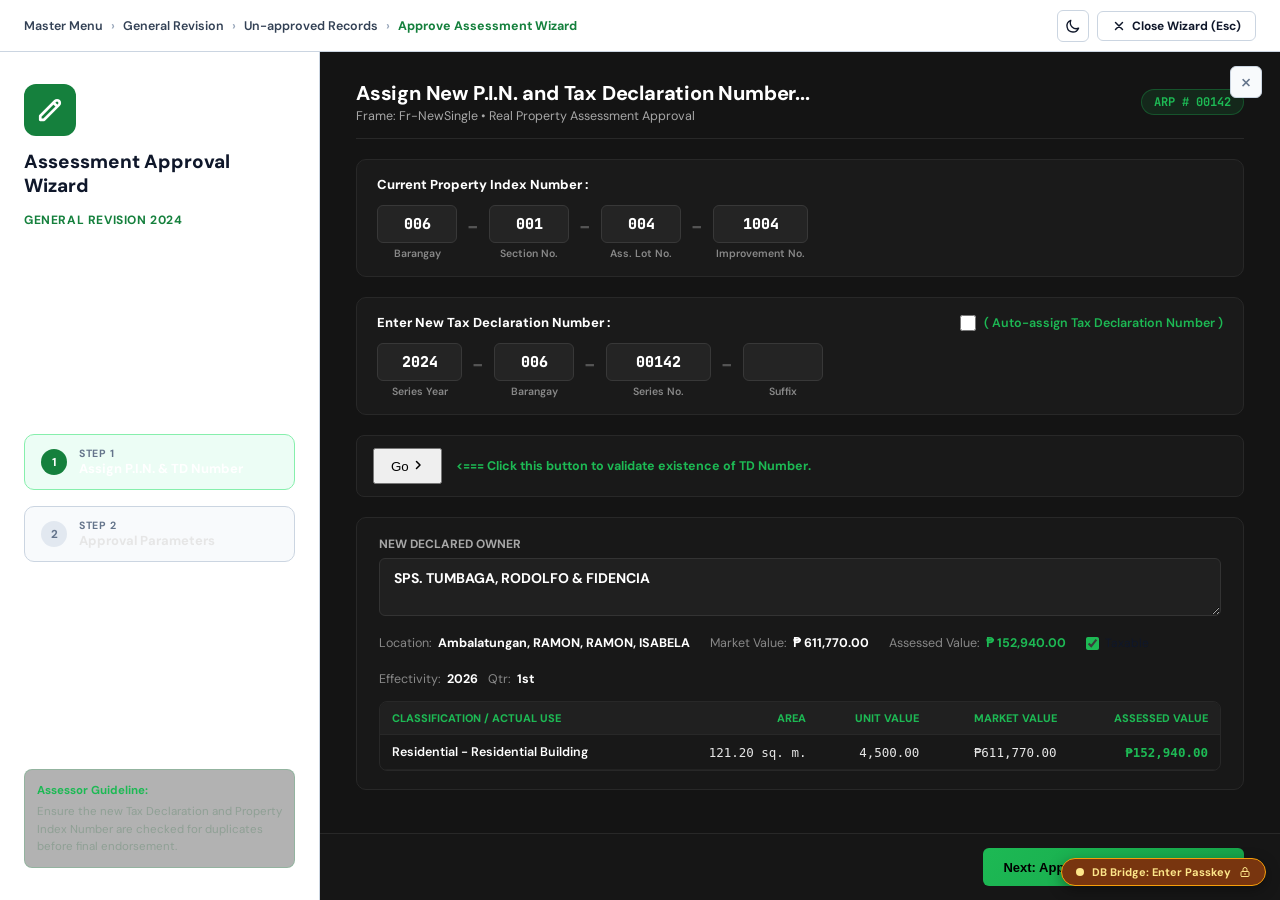
<file: approve-assessmt.html>
<!DOCTYPE html>
<html lang="en">

<head>
  <meta charset="UTF-8">
  <meta name="viewport" content="width=device-width, initial-scale=1.0">
  <title>New Tax Declaration Record Numbers (General Revision) - eRPAS Isabela</title>
  <link rel="preconnect" href="https://fonts.googleapis.com">
  <link rel="preconnect" href="https://fonts.gstatic.com" crossorigin>
  <link
    href="https://fonts.googleapis.com/css2?family=DM+Sans:ital,opsz,wght@0,9..40,400;0,9..40,500;0,9..40,700;0,9..40,800;1,9..40,400;1,9..40,700&family=JetBrains+Mono:wght@400;500;600;700;800&display=swap"
    rel="stylesheet">
  <link rel="stylesheet" href="css/design-tokens.css">
  <link rel="stylesheet" href="css/approve-assessmt.css">
  <script>
    (function () {
      const theme = localStorage.getItem('rpas_theme') || 'light';
      document.documentElement.setAttribute('data-theme', theme);
      if (theme === 'dark') document.documentElement.classList.add('dark-theme');
      else document.documentElement.classList.add('light-theme');
    })();
  </script>
</head>

<body>

  <div class="wizard-page-layout">

    <!-- 1. TOP NAVIGATION HEADER -->
    <header class="wizard-nav-header">
      <div class="wizard-nav-breadcrumbs">
        <a href="index.html">Master Menu</a>
        <span class="sep">&rsaquo;</span>
        <a href="unapprove-revised.html">General Revision</a>
        <span class="sep">&rsaquo;</span>
        <a href="unapprove-revised.html">Un-approved Records</a>
        <span class="sep">&rsaquo;</span>
        <span class="active-crumb">Approve Assessment Wizard</span>
      </div>

      <div style="display: flex; align-items: center; gap: 8px;">
        <button id="theme-toggle-btn" class="theme-toggle-btn" onclick="window.toggleTheme()" title="Toggle Light / Dark Mode">
          <!-- Icon injected by theme.js -->
        </button>
        <a href="unapprove-revised.html" class="btn-close-wizard" title="Return to Un-approved Queue (Esc)">
          <svg width="14" height="14" fill="none" stroke="currentColor" viewBox="0 0 24 24" stroke-width="2.5">
            <path stroke-linecap="round" stroke-linejoin="round" d="M6 18L18 6M6 6l12 12" />
          </svg>
          <span>Close Wizard (Esc)</span>
        </a>
      </div>
    </header>

    <!-- 2. SPLIT WORKSPACE BODY -->
    <div class="wizard-workspace-body">

      <!-- Top Right Close Button -->
      <a href="unapprove-revised.html" class="wizard-modal-close-btn" title="Close (Esc)">&times;</a>

      <!-- Left Hero Sidebar -->
      <aside class="wizard-sidebar">
        <div class="wizard-sidebar-brand">
          <div class="wizard-icon-box">
            <svg width="26" height="26" fill="none" stroke="currentColor" viewBox="0 0 24 24" stroke-width="2.5">
              <path stroke-linecap="round" stroke-linejoin="round"
                d="M15.232 5.232l3.536 3.536m-2.036-5.036a2.5 2.5 0 113.536 3.536L6.5 21.036H3v-3.572L16.732 3.732z" />
            </svg>
          </div>
          <div class="wizard-sidebar-title">Assessment Approval Wizard</div>
          <div class="wizard-sidebar-sub" id="wiz-brand-sub">General Revision 2024</div>
        </div>

        <div class="wizard-steps-list">
          <div class="wizard-step-card active" id="step-card-1" onclick="window.goStep1()">
            <div class="wizard-step-badge">1</div>
            <div class="wizard-step-card-text">
              <span class="wizard-step-label">Step 1</span>
              <span class="wizard-step-heading">Assign P.I.N. &amp; TD Number</span>
            </div>
          </div>

          <div class="wizard-step-card" id="step-card-2" onclick="window.goStep2()">
            <div class="wizard-step-badge">2</div>
            <div class="wizard-step-card-text">
              <span class="wizard-step-label">Step 2</span>
              <span class="wizard-step-heading">Approval Parameters</span>
            </div>
          </div>
        </div>

        <div class="wizard-sidebar-tips">
          <strong style="color: #1DB954; display: block; margin-bottom: 4px;">Assessor Guideline:</strong>
          Ensure the new Tax Declaration and Property Index Number are checked for duplicates before final endorsement.
        </div>
      </aside>

      <!-- Right Content Workspace -->
      <main class="wizard-main-panel">

        <!-- STEP 1: Assign New P.I.N. and Tax Declaration Number (Fr-NewSingle) -->
        <div class="wizard-scrollable-content" id="step-1-content">
          <div class="wizard-section-header">
            <div>
              <div class="wizard-section-title">Assign New P.I.N. and Tax Declaration Number...</div>
              <div style="font-size: 12.5px; color: #A7A7A7; margin-top: 2px;">Frame: Fr-NewSingle &bull; Real Property
                Assessment Approval</div>
            </div>
            <span class="wizard-section-badge" id="wiz-arp-badge">ARP # 00142</span>
          </div>

          <!-- Current Property Index Number -->
          <div class="wizard-box-card">
            <div class="wizard-box-title">
              <span>Current Property Index Number :</span>
            </div>
            <div class="wizard-seg-row">
              <div class="wizard-seg-item">
                <input type="text" id="wiz-pin-bgy" value="006" style="width: 80px;" readonly>
                <span class="sub">Barangay</span>
              </div>
              <span class="wizard-seg-dash">-</span>
              <div class="wizard-seg-item">
                <input type="text" id="wiz-pin-sec" value="001" style="width: 80px;">
                <span class="sub">Section No.</span>
              </div>
              <span class="wizard-seg-dash">-</span>
              <div class="wizard-seg-item">
                <input type="text" id="wiz-pin-lot" value="004" style="width: 80px;">
                <span class="sub">Ass. Lot No.</span>
              </div>
              <span class="wizard-seg-dash">-</span>
              <div class="wizard-seg-item">
                <input type="text" id="wiz-pin-imp" value="1004" style="width: 95px;">
                <span class="sub">Improvement No.</span>
              </div>
            </div>
          </div>

          <!-- Enter New Tax Declaration Number -->
          <div class="wizard-box-card">
            <div class="wizard-box-title">
              <span>Enter New Tax Declaration Number :</span>
              <label
                style="display: flex; align-items: center; gap: 8px; font-size: 12.5px; font-weight: 600; color: #1DB954; cursor: pointer;">
                <input type="checkbox" id="wiz-auto-td-check" onchange="window.toggleAutoTd()"
                  style="accent-color: #1DB954; width: 16px; height: 16px;">
                <span>( Auto-assign Tax Declaration Number )</span>
              </label>
            </div>
            <div class="wizard-seg-row">
              <div class="wizard-seg-item">
                <input type="text" id="wiz-td-year" value="2024" style="width: 85px;" readonly>
                <span class="sub">Series Year</span>
              </div>
              <span class="wizard-seg-dash">-</span>
              <div class="wizard-seg-item">
                <input type="text" id="wiz-td-bgy" value="006" style="width: 80px;" readonly>
                <span class="sub">Barangay</span>
              </div>
              <span class="wizard-seg-dash">-</span>
              <div class="wizard-seg-item">
                <input type="text" id="wiz-td-series" value="00142" style="width: 105px;">
                <span class="sub">Series No.</span>
              </div>
              <span class="wizard-seg-dash">-</span>
              <div class="wizard-seg-item">
                <input type="text" id="wiz-td-sfx" placeholder="" style="width: 80px;">
                <span class="sub">Suffix</span>
              </div>
            </div>
          </div>

          <!-- Duplicate Validation Bar -->
          <div class="wizard-val-bar">
            <button class="unapp-btn-go" onclick="window.validateTdNumber()" style="height: 36px; padding: 0 16px;"
              title="Validate Duplicate (Alt-G)">
              <span>Go</span>
              <svg width="12" height="12" fill="none" stroke="currentColor" viewBox="0 0 24 24" stroke-width="3">
                <path stroke-linecap="round" stroke-linejoin="round" d="M9 5l7 7-7 7" />
              </svg>
            </button>
            <div class="wizard-val-alert" id="wiz-val-alert">
              &lt;=== Click this button to validate existence of TD Number.
            </div>
            <button class="btn-wizard-sec" id="wiz-btn-view-td" style="display: none;"
              onclick="alert('Viewing existing tax declaration record...')">
              <span>View Existing Tax Declaration</span>
            </button>
          </div>

          <!-- Declared Owner & Appraisal Specs -->
          <div class="wizard-owner-card">
            <div>
              <label
                style="font-size: 12px; font-weight: 700; color: #A7A7A7; text-transform: uppercase; display: block; margin-bottom: 6px;">New
                Declared Owner</label>
              <textarea class="wizard-owner-textarea" id="wiz-owner-input"
                rows="2">SPS. TUMBAGA, RODOLFO &amp; FIDENCIA</textarea>
            </div>

            <div class="wizard-metrics-strip">
              <div class="wizard-metric-item">
                <span style="color: #888;">Location:</span>
                <strong id="wiz-loc-text">GEN. AGUINALDO, RAMON, ISABELA</strong>
              </div>
              <div class="wizard-metric-item">
                <span style="color: #888;">Market Value:</span>
                <strong style="color: #FFFFFF;" id="wiz-mv-text">₱ 611,770.00</strong>
              </div>
              <div class="wizard-metric-item">
                <span style="color: #888;">Assessed Value:</span>
                <strong style="color: #1DB954;" id="wiz-av-text">₱ 152,940.00</strong>
              </div>
              <div class="wizard-metric-item">
                <label style="display: flex; align-items: center; gap: 6px; font-size: 12px; cursor: pointer;">
                  <input type="checkbox" id="wiz-taxable-check" checked style="accent-color: #1DB954;">
                  <span>Taxable</span>
                </label>
              </div>
              <div class="wizard-metric-item">
                <span style="color: #888;">Effectivity:</span>
                <strong id="wiz-eff-year-text">2026</strong>
                <span style="color: #888; margin-left: 4px;">Qtr:</span>
                <strong>1st</strong>
              </div>
            </div>

            <!-- Appraisal Table -->
            <div class="wizard-table-container">
              <table class="wizard-data-table">
                <thead>
                  <tr>
                    <th>Classification / Actual Use</th>
                    <th style="text-align: right;">Area</th>
                    <th style="text-align: right;">Unit Value</th>
                    <th style="text-align: right;">Market Value</th>
                    <th style="text-align: right;">Assessed Value</th>
                  </tr>
                </thead>
                <tbody id="wiz-detail-tbody">
                  <tr>
                    <td style="color: #FFFFFF; font-weight: 600;">Residential - Residential Building</td>
                    <td style="text-align: right; font-family: monospace;">121.20 sq. m.</td>
                    <td style="text-align: right; font-family: monospace;">4,500.00</td>
                    <td style="text-align: right; font-family: monospace;">₱611,770.00</td>
                    <td style="text-align: right; font-family: monospace; font-weight: 700; color: #1DB954;">₱152,940.00
                    </td>
                  </tr>
                </tbody>
              </table>
            </div>
          </div>
        </div>

        <!-- STEP 2: New Tax Declaration Approval Parameters (Fr-Approval) -->
        <div class="wizard-scrollable-content" id="step-2-content" style="display: none;">
          <div class="wizard-section-header">
            <div>
              <div class="wizard-section-title">New Tax Declaration Approval Parameters</div>
              <div style="font-size: 12.5px; color: #A7A7A7; margin-top: 2px;">Frame: Fr-Approval &bull; Final Roll
                Commit &amp; Official Signatures</div>
            </div>
            <span class="wizard-section-badge">Step 2 of 2</span>
          </div>

          <!-- Cancelled Records Summary -->
          <div class="wizard-owner-card" style="padding: 14px 18px;">
            <div style="font-size: 12.5px; font-weight: 700; color: #1DB954; margin-bottom: 8px;">Cancelled Property
              Assessment Record(s) for Superseding:</div>
            <div class="wizard-table-container">
              <table class="wizard-data-table">
                <thead>
                  <tr>
                    <th>Cancelled by TD No.</th>
                    <th>Cancelled TD No.</th>
                    <th>Previous Owner</th>
                    <th style="text-align: right;">Previous Assessed Value</th>
                    <th>Effective Year</th>
                  </tr>
                </thead>
                <tbody id="wiz-cancel-tbody">
                  <tr>
                    <td style="font-family: monospace; color: #1DB954; font-weight: 700;" id="wiz-c-by-td">
                      2024-006-00142</td>
                    <td style="font-family: monospace; color: #A7A7A7;" id="wiz-c-td">2020-006-00120</td>
                    <td style="color: #FFFFFF;" id="wiz-c-owner">SPS. TUMBAGA, RODOLFO &amp; FIDENCIA</td>
                    <td style="text-align: right; font-family: monospace; color: #1DB954; font-weight: 700;"
                      id="wiz-c-av">₱126,000.00</td>
                    <td id="wiz-c-eff">2026, 1st Quarter</td>
                  </tr>
                </tbody>
              </table>
            </div>
          </div>

          <!-- Posting Date & Effectivity -->
          <div
            style="display: grid; grid-template-columns: 1fr 130px 140px 160px; gap: 14px; align-items: flex-end; background: #1a1a1a; padding: 14px 18px; border-radius: 8px; border: 1px solid #282828;">
            <div>
              <label
                style="font-size: 11.5px; font-weight: 700; color: #888; text-transform: uppercase; display: block; margin-bottom: 6px;">Posting
                Date:</label>
              <input type="date" id="wiz-post-date"
                style="width: 100%; height: 38px; background: #242424; border: 1px solid #383838; border-radius: 6px; color: #FFFFFF; padding: 0 10px; font-size: 13px;"
                value="2026-06-15">
            </div>
            <div>
              <label
                style="font-size: 11.5px; font-weight: 700; color: #888; text-transform: uppercase; display: block; margin-bottom: 6px;">Taxable:</label>
              <label
                style="display: flex; align-items: center; gap: 8px; height: 38px; font-size: 12.5px; font-weight: 600; color: #FFFFFF; cursor: pointer;">
                <input type="checkbox" id="wiz-param-taxable" checked
                  style="accent-color: #1DB954; width: 16px; height: 16px;">
                <span>Taxable</span>
              </label>
            </div>
            <div>
              <label
                style="font-size: 11.5px; font-weight: 700; color: #888; text-transform: uppercase; display: block; margin-bottom: 6px;">Effectivity
                Year:</label>
              <input type="number" id="wiz-param-eyear"
                style="width: 100%; height: 38px; background: #242424; border: 1px solid #383838; border-radius: 6px; color: #FFFFFF; padding: 0 10px; font-size: 13px;"
                value="2026">
            </div>
            <div>
              <label
                style="font-size: 11.5px; font-weight: 700; color: #888; text-transform: uppercase; display: block; margin-bottom: 6px;">Quarter:</label>
              <select id="wiz-param-qtr"
                style="width: 100%; height: 38px; background: #242424; border: 1px solid #383838; border-radius: 6px; color: #FFFFFF; padding: 0 10px; font-size: 13px;">
                <option value="11" selected>1st Quarter</option>
                <option value="22">2nd Quarter</option>
                <option value="33">3rd Quarter</option>
                <option value="44">4th Quarter</option>
              </select>
            </div>
          </div>

          <!-- 4-Tier Signatures -->
          <div class="wizard-owner-card">
            <div style="font-size: 12px; font-weight: 700; color: #A7A7A7;">Official Assessment Signatures:</div>
            <div class="wizard-sign-matrix">
              <div class="wizard-sign-row">
                <span class="wizard-sign-role">Appraised by:</span>
                <input type="text" id="wiz-sign-name-1" class="wizard-sign-field" value="ROLANDO C. BAUTISTA">
                <input type="text" id="wiz-sign-pos-1" class="wizard-sign-field" value="LAOO I / Property Appraiser">
                <input type="date" id="wiz-sign-date-1" class="wizard-sign-field" value="2026-06-15">
              </div>
              <div class="wizard-sign-row">
                <span class="wizard-sign-role">Assessed by:</span>
                <input type="text" id="wiz-sign-name-2" class="wizard-sign-field" value="MARLON S. VALDEZ">
                <input type="text" id="wiz-sign-pos-2" class="wizard-sign-field" value="LAOO II / Assessment Examiner">
                <input type="date" id="wiz-sign-date-2" class="wizard-sign-field" value="2026-06-15">
              </div>
              <div class="wizard-sign-row">
                <span class="wizard-sign-role">Recommended by:</span>
                <input type="text" id="wiz-sign-name-3" class="wizard-sign-field" value="EDITHA Q. MEDRANO">
                <input type="text" id="wiz-sign-pos-3" class="wizard-sign-field" value="Municipal Assessor">
                <input type="date" id="wiz-sign-date-3" class="wizard-sign-field" value="2026-06-15">
              </div>
              <div class="wizard-sign-row">
                <span class="wizard-sign-role" style="color: #1DB954;">Approved by:</span>
                <input type="text" id="wiz-sign-name-4" class="wizard-sign-field" value="GUILLERMO B. BARRETTO"
                  style="border-color: rgba(29,185,84,0.4); color: #1DB954;">
                <input type="text" id="wiz-sign-pos-4" class="wizard-sign-field" value="Provincial Assessor">
                <input type="date" id="wiz-sign-date-4" class="wizard-sign-field" value="2026-06-15">
              </div>
            </div>
          </div>

          <!-- Memoranda & Cancellation -->
          <div style="display: grid; grid-template-columns: 1fr 1fr; gap: 14px;">
            <div>
              <label
                style="font-size: 11.5px; font-weight: 700; color: #888; text-transform: uppercase; display: block; margin-bottom: 6px;">Memoranda:</label>
              <textarea id="wiz-memo-input" class="wizard-owner-textarea"
                rows="2">General Revision 2024 assessment updated pursuant to Provincial Ordinance No. 2024-001.</textarea>
            </div>
            <div>
              <label
                style="font-size: 11.5px; font-weight: 700; color: #888; text-transform: uppercase; display: block; margin-bottom: 6px;">Cancellation
                Remarks:</label>
              <textarea id="wiz-cancel-rem-input" class="wizard-owner-textarea"
                rows="2">Cancelled by General Revision 2024 revaluation schedule.</textarea>
            </div>
          </div>
        </div>

        <!-- Bottom Action Toolbars -->
        <footer class="wizard-bottom-actions" id="footer-step-1">
          <button class="btn-wizard-pri" id="wiz-btn-next" onclick="window.goStep2()">
            <span>Next: Approval Parameters &raquo; (Alt-N)</span>
          </button>
        </footer>

        <footer class="wizard-bottom-actions" id="footer-step-2" style="display: none;">
          <button class="btn-wizard-sec" onclick="window.goStep1()">
            <span>&laquo; Back to Step 1 (Alt-B)</span>
          </button>
          <button class="btn-wizard-pri" onclick="window.finalizeApproval()">
            <svg width="14" height="14" fill="none" stroke="currentColor" viewBox="0 0 24 24" stroke-width="2.5">
              <path stroke-linecap="round" stroke-linejoin="round" d="M5 13l4 4L19 7" />
            </svg>
            <span>Finish &amp; Commit Approval (Alt-F)</span>
          </button>
        </footer>

      </main>

    </div>

  </div>

  <script src="js/api-config.js"></script>
  <script src="js/theme.js"></script>
  <script src="js/approve-assessmt.js"></script>
  <script>
    // Sync footer buttons with active step
    const origGoStep1 = window.goStep1;
    const origGoStep2 = window.goStep2;
    window.goStep1 = function () {
      origGoStep1();
      document.getElementById('footer-step-1').style.display = 'flex';
      document.getElementById('footer-step-2').style.display = 'none';
    };
    window.goStep2 = function () {
      origGoStep2();
      document.getElementById('footer-step-1').style.display = 'none';
      document.getElementById('footer-step-2').style.display = 'flex';
    };
  </script>
</body>

</html>
</file>
<file: css/design-tokens.css>
/* ==========================================================================
   eRPAS DUAL-THEME DESIGN SYSTEM - DESIGN TOKENS
   Default: Clean Municipal Light Mode | Toggleable: Green Deck Dark Mode
   ========================================================================== */

@import url('https://fonts.googleapis.com/css2?family=DM+Sans:ital,opsz,wght@0,9..40,400;0,9..40,500;0,9..40,600;0,9..40,700;0,9..40,800;1,9..40,400;1,9..40,700&family=JetBrains+Mono:wght@400;500;600;700;800&display=swap');

*,
*::before,
*::after {
  box-sizing: border-box;
  margin: 0;
  padding: 0;
}

/* ==========================================================================
   1. DEFAULT LIGHT THEME (Clean High-Contrast Municipal Aesthetic)
   ========================================================================== */
:root {
  /* Surface & Canvas Hierarchy */
  --color-bg: #F1F5F9;
  --color-surface-1: #FFFFFF;
  --color-surface-2: #F8FAFC;
  --color-surface-3: #E2E8F0;
  --color-surface-4: #CBD5E1;
  --color-surface-hover: #F1F5F9;

  /* Brand Accents */
  --color-primary: #15803D;
  --color-primary-hover: #16A34A;
  --color-primary-bg: rgba(21, 128, 61, 0.12);
  --color-primary-border: #16A34A;

  --color-secondary: #64748B;
  --color-neutral: #475569;

  /* High-Contrast Typography */
  --text-primary: #0F172A;
  --text-secondary: #334155;
  --text-muted: #64748B;
  --text-dim: #94A3B8;
  --text-on-primary: #FFFFFF;

  /* Borders & Dividers */
  --color-border: #CBD5E1;
  --color-border-subtle: #E2E8F0;
  --color-border-focus: #15803D;

  /* Table & Cadastral Grid */
  --table-header-bg: #E2E8F0;
  --table-header-text: #1E293B;
  --table-header-border: #CBD5E1;
  --table-row-border: #E2E8F0;
  --table-row-hover: #F8FAFC;
  --table-row-text: #0F172A;
  --row-selected: rgba(22, 163, 74, 0.14);
  --row-selected-border: #15803D;
  --row-selected-text: #0F172A;
  --cell-assessed-color: #15803D;

  /* Form & Filter Controls */
  --input-bg: #FFFFFF;
  --input-border: #CBD5E1;
  --input-text: #0F172A;
  --input-placeholder: #94A3B8;
  --input-focus-border: #15803D;
  --input-focus-ring: rgba(21, 128, 61, 0.2);

  /* Toolbar & Actions */
  --toolbar-bg: linear-gradient(180deg, #F8FAFC 0%, #E2E8F0 100%);
  --toolbar-border: #CBD5E1;
  --toolbar-btn-bg: #FFFFFF;
  --toolbar-btn-border: #CBD5E1;
  --toolbar-btn-text: #0F172A;
  --toolbar-btn-hover-bg: #F1F5F9;
  --toolbar-btn-hover-text: #15803D;

  /* Status Badges */
  --stat-bg: #ECFDF5;
  --stat-border: #86EFAC;
  --stat-text: #047857;
  --stat-num: #15803D;

  --badge-approved: #15803D;
  --badge-pending: #D97706;
  --badge-cancelled: #DC2626;
  --badge-validated: #0284C7;

  /* Side Navigation */
  --nav-bg: #15803D;
  --nav-btn-hover: rgba(255, 255, 255, 0.2);
  --nav-btn-active: #FFFFFF;
  --nav-btn-active-icon: #15803D;
  --nav-btn-icon: #FFFFFF;
  --nav-divider: rgba(255, 255, 255, 0.25);

  /* Status Ribbon */
  --remarks-bg: #E2E8F0;
  --remarks-border: #CBD5E1;
  --remarks-text: #334155;
  --remarks-accent: #15803D;

  /* Dialogs & Modals */
  --modal-backdrop: rgba(15, 23, 42, 0.6);
  --modal-bg: #FFFFFF;
  --modal-header-bg: #F8FAFC;
  --modal-header-border: #E2E8F0;
  --modal-header-text: #0F172A;
  --modal-footer-bg: #F8FAFC;
  --modal-footer-border: #E2E8F0;

  /* Semantic Status Colors */
  --color-success: #15803D;
  --color-warning: #D97706;
  --color-error: #DC2626;
  --color-info: #0284C7;

  /* Typography Scales */
  --font-display: 'DM Sans', -apple-system, BlinkMacSystemFont, 'Segoe UI', Roboto, sans-serif;
  --font-body: 'DM Sans', -apple-system, BlinkMacSystemFont, 'Segoe UI', Roboto, sans-serif;
  --font-code: 'JetBrains Mono', monospace;

  --shadow-sm: 0 1px 2px 0 rgba(0, 0, 0, 0.05);
  --shadow-md: 0 4px 6px -1px rgba(0, 0, 0, 0.1), 0 2px 4px -2px rgba(0, 0, 0, 0.1);
  --shadow-lg: 0 10px 15px -3px rgba(0, 0, 0, 0.1), 0 4px 6px -4px rgba(0, 0, 0, 0.1);
}

/* ==========================================================================
   2. DARK THEME (Green Deck Authentic Void Dark Mode)
   ========================================================================== */
[data-theme="dark"],
.dark-theme {
  /* Surface & Canvas Hierarchy */
  --color-bg: #121212;
  --color-surface-1: #181818;
  --color-surface-2: #242424;
  --color-surface-3: #333333;
  --color-surface-4: #404040;
  --color-surface-hover: #1F1F1F;

  /* Brand Accents */
  --color-primary: #1DB954;
  --color-primary-hover: #1ED760;
  --color-primary-bg: rgba(29, 185, 84, 0.16);
  --color-primary-border: #1DB954;

  --color-secondary: #535353;
  --color-neutral: #B3B3B3;

  /* Typography */
  --text-primary: #FFFFFF;
  --text-secondary: #A7A7A7;
  --text-muted: #B3B3B3;
  --text-dim: #727272;
  --text-on-primary: #FFFFFF;

  /* Borders & Dividers */
  --color-border: #282828;
  --color-border-subtle: #1E1E1E;
  --color-border-focus: #1DB954;

  /* Table & Cadastral Grid */
  --table-header-bg: #1A1A1A;
  --table-header-text: #CCCCCC;
  --table-header-border: #282828;
  --table-row-border: #1E1E1E;
  --table-row-hover: #1A1A1A;
  --table-row-text: #E2E8F0;
  --row-selected: rgba(29, 185, 84, 0.16);
  --row-selected-border: #1DB954;
  --row-selected-text: #FFFFFF;
  --cell-assessed-color: #1DB954;

  /* Form & Filter Controls */
  --input-bg: #1F1F1F;
  --input-border: #333333;
  --input-text: #FFFFFF;
  --input-placeholder: #666666;
  --input-focus-border: #1DB954;
  --input-focus-ring: rgba(29, 185, 84, 0.3);

  /* Toolbar & Actions */
  --toolbar-bg: linear-gradient(180deg, #181818 0%, #121212 100%);
  --toolbar-border: #282828;
  --toolbar-btn-bg: #242424;
  --toolbar-btn-border: #383838;
  --toolbar-btn-text: #FFFFFF;
  --toolbar-btn-hover-bg: #303030;
  --toolbar-btn-hover-text: #1DB954;

  /* Status Badges */
  --stat-bg: #0d2818;
  --stat-border: #1DB954;
  --stat-text: #1DB954;
  --stat-num: #1DB954;

  --badge-approved: #1DB954;
  --badge-pending: #FFA726;
  --badge-cancelled: #E22134;
  --badge-validated: #00E5FF;

  /* Side Navigation */
  --nav-bg: #0d2818;
  --nav-btn-hover: rgba(29, 185, 84, 0.3);
  --nav-btn-active: #1DB954;
  --nav-btn-active-icon: #000000;
  --nav-btn-icon: #B3B3B3;
  --nav-divider: #1E3A24;

  /* Status Ribbon */
  --remarks-bg: #141414;
  --remarks-border: #282828;
  --remarks-text: #A7A7A7;
  --remarks-accent: #1DB954;

  /* Dialogs & Modals */
  --modal-backdrop: rgba(0, 0, 0, 0.75);
  --modal-bg: #181818;
  --modal-header-bg: #222222;
  --modal-header-border: #333333;
  --modal-header-text: #FFFFFF;
  --modal-footer-bg: #141414;
  --modal-footer-border: #282828;

  /* Semantic Status Colors */
  --color-success: #1DB954;
  --color-warning: #FFA726;
  --color-error: #E22134;
  --color-info: #00E5FF;

  --shadow-sm: 0 1px 2px 0 rgba(0, 0, 0, 0.4);
  --shadow-md: 0 4px 12px rgba(0, 0, 0, 0.4);
  --shadow-lg: 0 8px 24px rgba(0, 0, 0, 0.5);
}

/* Base Body Application */
html,
body {
  margin: 0 !important;
  padding: 0 !important;
  width: 100%;
  height: 100%;
  min-height: 100vh;
  min-height: 100dvh;
  background-color: var(--color-bg) !important;
  color: var(--text-primary);
  font-family: var(--font-body);
  -webkit-font-smoothing: antialiased;
  transition: background-color 0.2s ease, color 0.2s ease;
  overflow-x: hidden;
}

@media (min-width: 901px) {
  html,
  body {
    overflow: hidden;
    height: 100vh;
  }
}

@media (max-width: 900px) {
  html,
  body {
    height: auto;
    min-height: 100dvh;
    overflow-y: auto;
    -webkit-overflow-scrolling: touch;
    touch-action: manipulation;
  }

  /* Prevent auto-zooming on focus in mobile browsers (Chrome / Safari) */
  input[type="text"],
  input[type="password"],
  input[type="number"],
  input[type="search"],
  input[type="email"],
  select,
  textarea {
    font-size: 16px !important;
  }
}

/* Universal Theme Toggle Button in Header */
.theme-toggle-btn {
  display: inline-flex;
  align-items: center;
  justify-content: center;
  width: 32px;
  height: 32px;
  background-color: var(--toolbar-btn-bg);
  border: 1px solid var(--color-border);
  border-radius: 6px;
  color: var(--text-primary);
  cursor: pointer;
  transition: all 0.15s ease;
  outline: none;
}

.theme-toggle-btn:hover {
  background-color: var(--color-surface-hover);
  border-color: var(--color-primary);
  color: var(--color-primary);
  transform: translateY(-1px);
}
</file>
<file: css/approve-assessmt.css>
/* ==========================================================================
   ASSESSMENT APPROVAL & NEW TD/PIN WIZARD (approve-assessmt.p)
   Standalone Stylesheet • Green Deck Design System
   ========================================================================== */

* {
  box-sizing: border-box;
  margin: 0;
  padding: 0;
}

body {
  background-color: var(--color-bg);
  color: var(--text-primary);
  font-family: var(--font-body, 'DM Sans', sans-serif);
  min-height: 100vh;
  min-height: 100dvh;
  display: flex;
  flex-direction: column;
}

@media (min-width: 769px) {
  body {
    height: 100vh;
    overflow: hidden;
  }
}

.wizard-page-layout {
  display: flex;
  flex-direction: column;
  min-height: 100vh;
  min-height: 100dvh;
  width: 100%;
  background-color: var(--color-bg);
}

/* 1. TOP NAVIGATION HEADER */
.wizard-nav-header {
  height: 52px;
  background: var(--color-surface-1);
  border-bottom: 1px solid var(--color-border);
  display: flex;
  align-items: center;
  justify-content: space-between;
  padding: 0 24px;
  flex-shrink: 0;
  box-shadow: var(--shadow-sm);
}

.wizard-nav-breadcrumbs {
  display: flex;
  align-items: center;
  gap: 8px;
  font-size: 12.5px;
  font-weight: 600;
  color: var(--text-muted);
}

.wizard-nav-breadcrumbs a {
  color: var(--text-secondary);
  text-decoration: none;
  transition: color 0.15s ease;
}

.wizard-nav-breadcrumbs a:hover {
  color: var(--color-primary);
}

.wizard-nav-breadcrumbs .sep {
  color: var(--text-dim);
}

.wizard-nav-breadcrumbs .active-crumb {
  color: var(--color-primary);
  font-weight: 700;
}

.btn-close-wizard {
  display: flex;
  align-items: center;
  gap: 6px;
  padding: 6px 14px;
  background: var(--toolbar-btn-bg);
  border: 1px solid var(--toolbar-btn-border);
  border-radius: 6px;
  color: var(--toolbar-btn-text);
  font-size: 12px;
  font-weight: 700;
  text-decoration: none;
  transition: all 0.15s ease;
}

.btn-close-wizard:hover {
  background: rgba(220, 38, 38, 0.15);
  color: var(--color-error);
  border-color: var(--color-error);
}

.wizard-modal-close-btn {
  position: absolute;
  top: 14px;
  right: 18px;
  width: 32px;
  height: 32px;
  background: var(--color-surface-2);
  border: 1px solid var(--color-border);
  border-radius: 6px;
  color: var(--text-muted);
  font-size: 22px;
  line-height: 1;
  display: flex;
  align-items: center;
  justify-content: center;
  text-decoration: none;
  cursor: pointer;
  z-index: 100;
  transition: all 0.15s ease;
}

.wizard-modal-close-btn:hover {
  background: rgba(220, 38, 38, 0.15);
  color: var(--color-error);
  border-color: var(--color-error);
  transform: scale(1.05);
}

/* 2. SPLIT WORKSPACE BODY */
.wizard-workspace-body {
  flex: 1;
  display: flex;
  overflow: hidden;
  position: relative;
}

/* Left Hero Sidebar */
.wizard-sidebar {
  width: 320px;
  background: var(--color-surface-1);
  border-right: 1px solid var(--color-border);
  display: flex;
  flex-direction: column;
  justify-content: space-between;
  padding: 32px 24px;
  position: relative;
  overflow: hidden;
  flex-shrink: 0;
}

.wizard-sidebar-brand {
  display: flex;
  flex-direction: column;
  gap: 14px;
  position: relative;
  z-index: 2;
}

.wizard-icon-box {
  width: 52px;
  height: 52px;
  background: var(--color-primary);
  border-radius: 12px;
  display: flex;
  align-items: center;
  justify-content: center;
  color: var(--text-on-primary);
}

.wizard-sidebar-title {
  font-family: var(--font-display, 'DM Sans', sans-serif);
  font-size: 19px;
  font-weight: 800;
  color: var(--text-primary);
  line-height: 1.25;
}

.wizard-sidebar-sub {
  font-size: 12px;
  font-weight: 700;
  color: var(--color-primary);
  letter-spacing: 0.05em;
  text-transform: uppercase;
}

/* Steps Navigation List */
.wizard-steps-list {
  display: flex;
  flex-direction: column;
  gap: 16px;
  margin: 32px 0;
  position: relative;
  z-index: 2;
}

.wizard-step-card {
  display: flex;
  align-items: center;
  gap: 12px;
  padding: 12px 16px;
  border-radius: 10px;
  background: var(--color-surface-2);
  border: 1px solid var(--color-border);
  transition: all 0.2s ease;
  cursor: default;
}

.wizard-step-card.active {
  background: var(--stat-bg);
  border-color: var(--stat-border);
}

.wizard-step-badge {
  width: 26px;
  height: 26px;
  border-radius: 50%;
  background: var(--color-surface-3);
  color: var(--text-muted);
  font-size: 11.5px;
  font-weight: 800;
  display: flex;
  align-items: center;
  justify-content: center;
}

.wizard-step-card.active .wizard-step-badge {
  background: var(--color-primary);
  color: var(--text-on-primary);
}

.wizard-step-card-text {
  display: flex;
  flex-direction: column;
}

.wizard-step-label {
  font-size: 10.5px;
  font-weight: 700;
  color: var(--text-muted);
  text-transform: uppercase;
  letter-spacing: 0.05em;
}

.wizard-step-heading {
  font-size: 13px;
  font-weight: 700;
  color: #E6E6E6;
}

.wizard-step-card.active .wizard-step-heading {
  color: #FFFFFF;
}

.wizard-sidebar-tips {
  font-size: 11.5px;
  color: #8fa095;
  line-height: 1.5;
  position: relative;
  z-index: 2;
  background: rgba(0, 0, 0, 0.3);
  padding: 12px;
  border-radius: 8px;
  border: 1px solid rgba(29, 185, 84, 0.2);
}

/* Right Content Workspace */
.wizard-main-panel {
  flex: 1;
  display: flex;
  flex-direction: column;
  background: #141414;
  overflow: hidden;
}

.wizard-scrollable-content {
  flex: 1;
  overflow-y: auto;
  padding: 28px 36px;
  display: flex;
  flex-direction: column;
  gap: 20px;
}

.wizard-section-header {
  border-bottom: 1px solid #282828;
  padding-bottom: 14px;
  display: flex;
  align-items: center;
  justify-content: space-between;
}

.wizard-section-title {
  font-family: var(--font-display, 'DM Sans', sans-serif);
  font-size: 20px;
  font-weight: 800;
  color: #FFFFFF;
  letter-spacing: -0.01em;
}

.wizard-section-badge {
  font-family: var(--font-code, monospace);
  font-size: 12px;
  font-weight: 700;
  color: #1DB954;
  background: rgba(29, 185, 84, 0.12);
  border: 1px solid rgba(29, 185, 84, 0.3);
  padding: 4px 12px;
  border-radius: 9999px;
}

/* Segmented Multi-box Input Layouts */
.wizard-box-card {
  background: #1a1a1a;
  border: 1px solid #282828;
  border-radius: 10px;
  padding: 16px 20px;
  display: flex;
  flex-direction: column;
  gap: 12px;
}

.wizard-box-title {
  font-size: 13px;
  font-weight: 800;
  color: #FFFFFF;
  display: flex;
  align-items: center;
  justify-content: space-between;
}

.wizard-seg-row {
  display: flex;
  align-items: center;
  gap: 10px;
  flex-wrap: wrap;
}

.wizard-seg-item {
  display: flex;
  flex-direction: column;
  gap: 4px;
}

.wizard-seg-item input {
  height: 38px;
  background: #242424;
  border: 1px solid #383838;
  border-radius: 6px;
  color: #FFFFFF;
  font-family: var(--font-code, monospace);
  font-size: 15px;
  font-weight: 800;
  text-align: center;
  outline: none;
  transition: all 0.15s ease;
}

.wizard-seg-item input:focus {
  border-color: #1DB954;
  box-shadow: 0 0 0 2px rgba(29, 185, 84, 0.25);
  background: #282828;
}

.wizard-seg-item span.sub {
  font-size: 10.5px;
  color: #888888;
  font-weight: 600;
  text-align: center;
}

.wizard-seg-dash {
  font-size: 20px;
  font-weight: 700;
  color: #555555;
  margin-top: -14px;
}

/* Validation Strip */
.wizard-val-bar {
  background: rgba(255, 255, 255, 0.02);
  border: 1px solid #282828;
  border-radius: 8px;
  padding: 12px 16px;
  display: flex;
  align-items: center;
  gap: 14px;
}

.wizard-val-alert {
  font-size: 12.5px;
  font-weight: 700;
  color: #1DB954;
  flex: 1;
}

.wizard-val-alert.error {
  color: #E22134;
}

/* Owner and Location specs card */
.wizard-owner-card {
  background: #181818;
  border: 1px solid #282828;
  border-radius: 10px;
  padding: 18px 22px;
  display: flex;
  flex-direction: column;
  gap: 14px;
}

.wizard-owner-textarea {
  width: 100%;
  min-height: 52px;
  background: #202020;
  border: 1px solid #333333;
  border-radius: 6px;
  color: #FFFFFF;
  font-family: inherit;
  font-size: 14px;
  font-weight: 700;
  padding: 10px 14px;
  outline: none;
  resize: vertical;
}

.wizard-owner-textarea:focus {
  border-color: #1DB954;
}

.wizard-metrics-strip {
  display: flex;
  align-items: center;
  gap: 20px;
  font-size: 12.5px;
  flex-wrap: wrap;
}

.wizard-metric-item {
  display: flex;
  align-items: center;
  gap: 6px;
}

.wizard-metric-item strong {
  color: #FFFFFF;
}

/* Tables */
.wizard-table-container {
  border: 1px solid #282828;
  border-radius: 8px;
  overflow: hidden;
}

.wizard-data-table {
  width: 100%;
  border-collapse: collapse;
  font-size: 12.5px;
}

.wizard-data-table th {
  background: #202020;
  color: #1DB954;
  font-size: 11px;
  font-weight: 800;
  text-transform: uppercase;
  padding: 9px 12px;
  text-align: left;
  border-bottom: 1px solid #282828;
}

.wizard-data-table td {
  padding: 9px 12px;
  border-bottom: 1px solid #222222;
  color: #E6E6E6;
}

/* Signatories 4-Row Grid */
.wizard-sign-matrix {
  display: flex;
  flex-direction: column;
  gap: 10px;
}

.wizard-sign-row {
  display: grid;
  grid-template-columns: 150px 1fr 1fr 140px;
  align-items: center;
  gap: 12px;
  background: #1a1a1a;
  border: 1px solid #282828;
  border-radius: 6px;
  padding: 8px 14px;
}

.wizard-sign-role {
  font-size: 12px;
  font-weight: 700;
  color: #A7A7A7;
}

.wizard-sign-field {
  height: 34px;
  background: #242424;
  border: 1px solid #333333;
  border-radius: 4px;
  color: #FFFFFF;
  font-size: 12.5px;
  font-weight: 600;
  padding: 0 10px;
  outline: none;
}

.wizard-sign-field:focus {
  border-color: #1DB954;
}

/* Footer Actions */
.wizard-bottom-actions {
  background: #161616;
  border-top: 1px solid #282828;
  padding: 14px 36px;
  display: flex;
  align-items: center;
  justify-content: flex-end;
  gap: 12px;
  flex-shrink: 0;
}

.btn-wizard-sec {
  height: 38px;
  padding: 0 18px;
  background: #242424;
  border: 1px solid #383838;
  border-radius: 6px;
  color: #E6E6E6;
  font-size: 13px;
  font-weight: 700;
  cursor: pointer;
  text-decoration: none;
  display: flex;
  align-items: center;
  gap: 6px;
  transition: all 0.15s ease;
}

.btn-wizard-sec:hover {
  background: #333333;
  color: #FFFFFF;
  border-color: #555555;
}

.btn-wizard-pri {
  height: 38px;
  padding: 0 20px;
  background: linear-gradient(135deg, #1DB954 0%, #17a34a 100%);
  border: none;
  border-radius: 6px;
  color: #000000;
  font-size: 13px;
  font-weight: 800;
  cursor: pointer;
  display: flex;
  align-items: center;
  gap: 6px;
  box-shadow: none;
  transition: all 0.15s ease;
}

.btn-wizard-pri:hover {
  background: linear-gradient(135deg, #1ED760 0%, #1DB954 100%);
  transform: translateY(-1px);
}

/* ==========================================================================
   MOBILE RESPONSIVE WIZARD ADAPTATIONS (Android Phones & Tablets)
   ========================================================================== */
@media (max-width: 768px) {
  .wizard-page-layout {
    height: auto !important;
    min-height: 100dvh;
    overflow-y: auto;
  }

  .wizard-nav-header {
    padding: 0 14px;
    height: 48px;
  }

  .wizard-workspace-body {
    flex-direction: column;
    height: auto;
    overflow: visible;
  }

  .wizard-sidebar {
    width: 100% !important;
    padding: 16px 14px;
    border-right: none;
    border-bottom: 1px solid var(--color-border);
    gap: 12px;
  }

  .wizard-sidebar-title {
    font-size: 16px;
  }

  .wizard-steps-list {
    display: grid;
    grid-template-columns: repeat(2, 1fr);
    gap: 8px;
    margin: 12px 0;
  }

  .wizard-step-card {
    padding: 8px 10px;
    gap: 8px;
  }

  .wizard-step-badge {
    width: 22px;
    height: 22px;
    font-size: 10.5px;
  }

  .wizard-step-heading {
    font-size: 11.5px;
  }

  .wizard-sidebar-tips {
    display: none;
  }

  .wizard-main-panel {
    width: 100%;
    overflow: visible;
  }

  .wizard-scrollable-content {
    padding: 16px 14px;
    gap: 16px;
  }

  .wizard-section-title {
    font-size: 17px;
  }

  .wizard-sign-row {
    grid-template-columns: 1fr;
    gap: 6px;
  }

  .wizard-sign-field {
    width: 100%;
  }

  .wizard-table-container {
    overflow-x: auto;
    -webkit-overflow-scrolling: touch;
  }

  .wizard-data-table {
    min-width: 520px;
  }

  .wizard-footer-bar {
    padding: 12px 14px;
    gap: 8px;
    position: sticky;
    bottom: 0;
    z-index: 100;
  }

  .btn-wizard-sec,
  .btn-wizard-pri {
    flex: 1;
    height: 42px;
    justify-content: center;
    font-size: 14px;
  }
}
</file>
